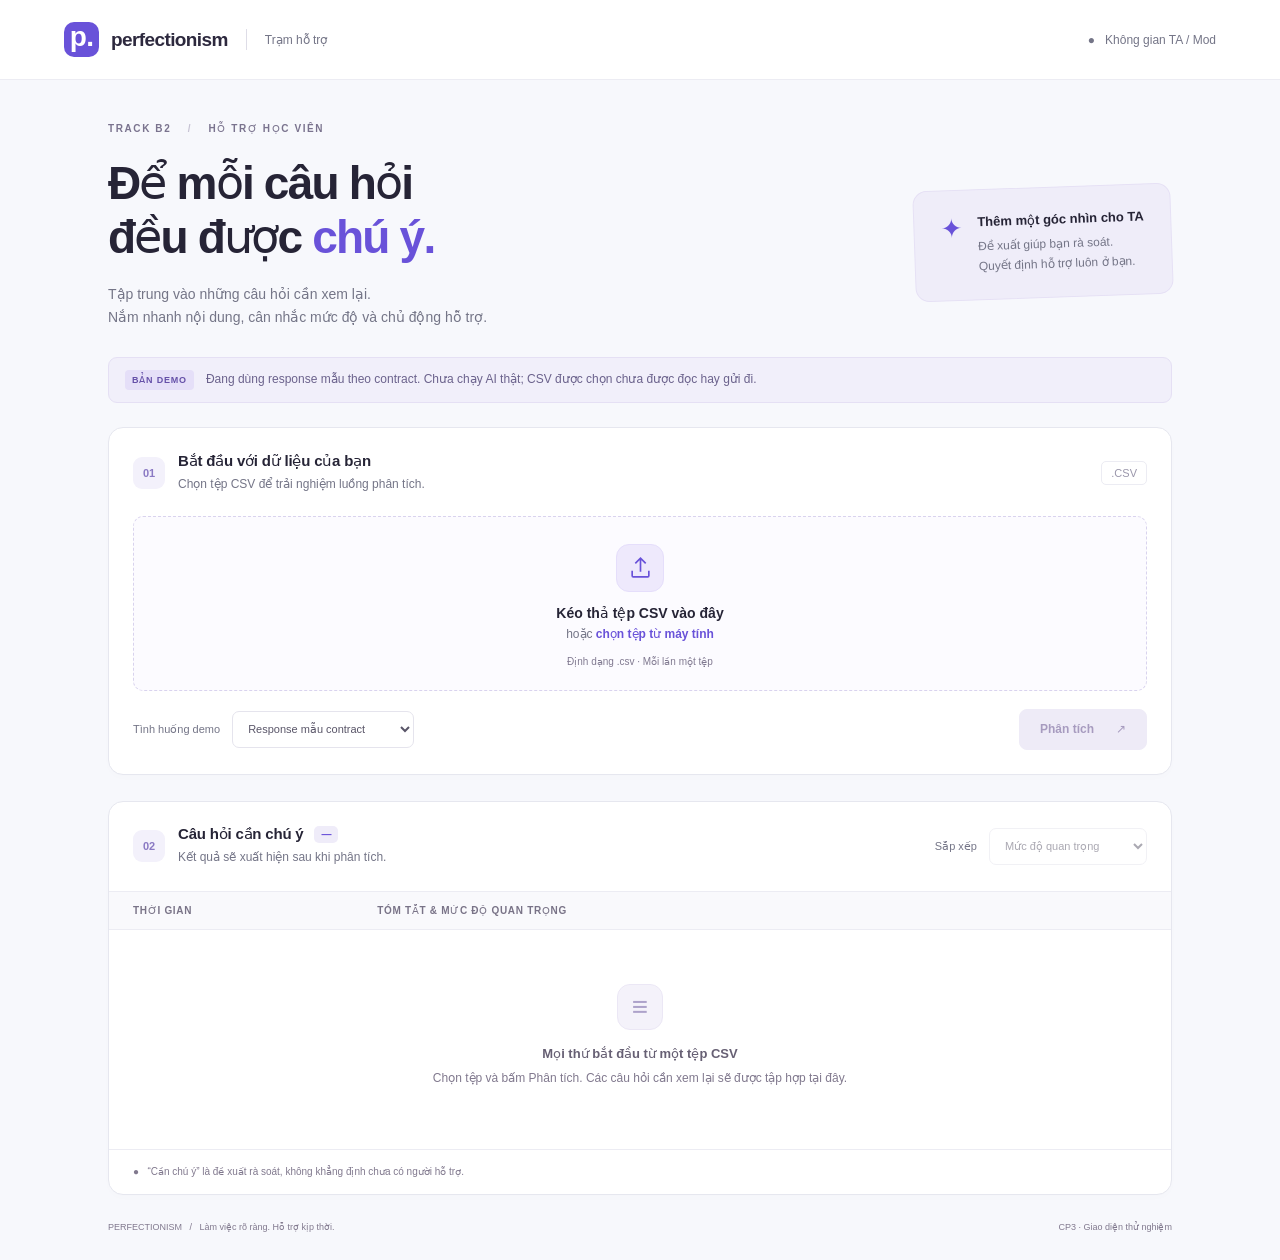
<file: team/bui-quoc-viet/ui/index.html>
﻿<!doctype html>
<html lang="vi">
<head>
<meta charset="utf-8"><meta name="viewport" content="width=device-width,initial-scale=1">
<title>Trạm hỗ trợ · Perfectionism</title>
<link rel="stylesheet" href="styles.css"><script src="app.js" defer></script>
</head>
<body>
<header><a class="brand" href="./index.html"><span class="logo">p.</span>perfectionism<span class="divider"></span><small>Trạm hỗ trợ</small></a><span class="workspace">● &nbsp; Không gian TA / Mod</span></header>
<main>
<div class="eyebrow">TRACK B2 <span>/</span> HỖ TRỢ HỌC VIÊN</div>
<section class="hero"><div><h1>Để mỗi câu hỏi<br>đều được <em>chú ý.</em></h1><p>Tập trung vào những câu hỏi cần xem lại.<br>Nắm nhanh nội dung, cân nhắc mức độ và chủ động hỗ trợ.</p></div><aside class="note"><span>✦</span><div><strong>Thêm một góc nhìn cho TA</strong><p>Đề xuất giúp bạn rà soát.<br>Quyết định hỗ trợ luôn ở bạn.</p></div></aside></section>
<aside class="demo"><b>BẢN DEMO</b><p>Đang dùng response mẫu theo contract. Chưa chạy AI thật; CSV được chọn chưa được đọc hay gửi đi.</p></aside>
<section class="card upload-card" aria-labelledby="upload-title">
<div class="heading"><span class="step">01</span><div><h2 id="upload-title">Bắt đầu với dữ liệu của bạn</h2><p>Chọn tệp CSV để trải nghiệm luồng phân tích.</p></div><span class="file-type">.CSV</span></div>
<label class="upload-zone" id="drop-zone" for="file"><input id="file" type="file" accept=".csv,text/csv" aria-describedby="file-help"><span class="upload-icon" aria-hidden="true"><svg width="25" height="25" viewBox="0 0 24 24" fill="none" stroke="currentColor" stroke-width="1.6"><path d="M12 16V3m-5 5 5-5 5 5M4 15v5a1 1 0 0 0 1 1h14a1 1 0 0 0 1-1v-5"/></svg></span><strong id="file-name">Kéo thả tệp CSV vào đây</strong><span id="file-help">hoặc <b>chọn tệp từ máy tính</b></span><small id="file-meta">Định dạng .csv · Mỗi lần một tệp</small></label>
<div class="actions"><label for="scenario">Tình huống demo<select id="scenario"><option value="contract">Response mẫu contract</option><option value="mixed">Thử sort & cần xác minh</option><option value="empty">Kết quả rỗng</option><option value="error">Lỗi phân tích</option></select></label><button id="run" class="primary" disabled><span id="run-label">Phân tích</span><span aria-hidden="true">↗</span></button></div>
</section>
<section class="card" id="results-panel" aria-labelledby="results-title" aria-busy="false">
<div class="toolbar"><div class="heading"><span class="step">02</span><div><h2 id="results-title">Câu hỏi cần chú ý <span id="result-count">—</span></h2><p id="count" role="status" aria-live="polite">Kết quả sẽ xuất hiện sau khi phân tích.</p></div></div><label for="sort">Sắp xếp<select id="sort" disabled><option value="priority">Mức độ quan trọng</option><option value="oldest">Thời gian: cũ nhất</option><option value="newest">Thời gian: mới nhất</option></select></label></div>
<table><thead><tr><th scope="col">Thời gian</th><th scope="col">Tóm tắt &amp; mức độ quan trọng</th></tr></thead><tbody id="rows"></tbody></table>
<div class="table-footer">● &nbsp; “Cần chú ý” là đề xuất rà soát, không khẳng định chưa có người hỗ trợ.</div>
</section>
<footer><span>PERFECTIONISM &nbsp; / &nbsp; Làm việc rõ ràng. Hỗ trợ kịp thời.</span><span>CP3 · Giao diện thử nghiệm</span></footer>
</main>
</body>
</html>
</file>
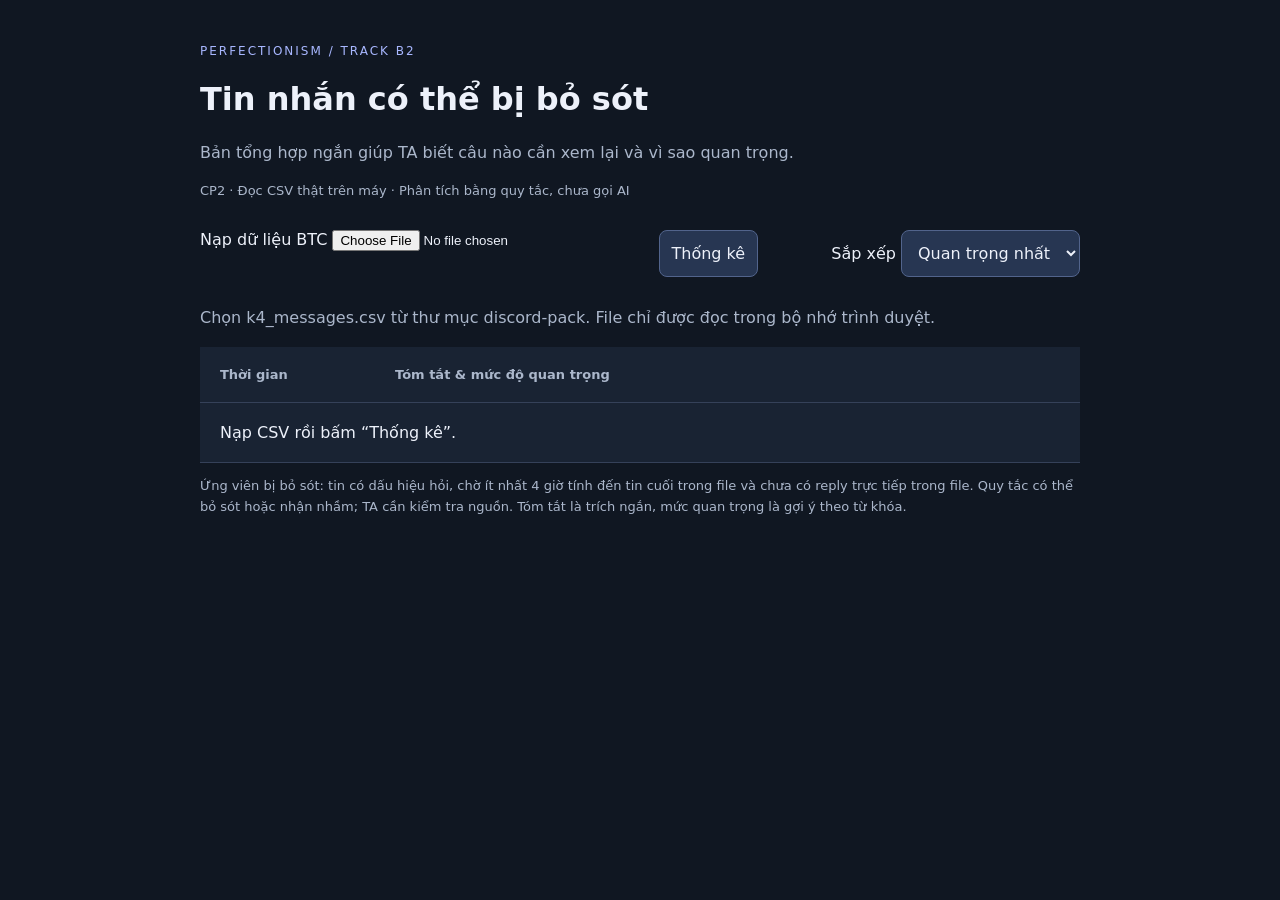
<file: codebase/demo_cp2_dashboard.html>
<!doctype html>
<html lang="vi">
<meta charset="utf-8"><meta name="viewport" content="width=device-width,initial-scale=1">
<title>PERFECTIONISM · Tin nhắn bị bỏ sót</title>
<style>
*{box-sizing:border-box}body{margin:0;background:#101722;color:#edf1fa;font:16px system-ui;padding:40px 18px}main{max-width:880px;margin:auto}h1{font-size:32px}p{color:#abb7cb;line-height:1.6}.brand{color:#a8b7ff;font-size:12px;letter-spacing:2px}.bar{display:flex;justify-content:space-between;gap:16px;flex-wrap:wrap;margin:28px 0}button,select{padding:12px;border:1px solid #52648c;border-radius:8px;background:#273652;color:inherit;font:inherit;cursor:pointer}button:hover{background:#3a4c73}table{width:100%;border-collapse:collapse;background:#192333}th,td{padding:20px;text-align:left;border-bottom:1px solid #354159;vertical-align:top}th{color:#abb7cb;font-size:13px}th:first-child{width:175px}.badge{display:inline-block;padding:4px 8px;border-radius:5px;font-size:12px;background:#354662;margin-bottom:10px}.high{background:#542e35;color:#ffc0b7}.medium{background:#51452d;color:#ffe0a3}.small{font-size:13px}summary{color:#a8b7ff;cursor:pointer;margin-top:12px}blockquote{margin:12px 0;padding:12px;border-left:2px solid #8296ed;color:#ccd5e7}button:focus-visible,select:focus-visible,summary:focus-visible{outline:2px solid #bbc6ff;outline-offset:4px}@media(max-width:540px){th,td{padding:12px}th:first-child{width:105px}h1{font-size:25px}}
</style>
<main>
<span class="brand">PERFECTIONISM / TRACK B2</span>
<h1>Tin nhắn có thể bị bỏ sót</h1>
<p>Bản tổng hợp ngắn giúp TA biết câu nào cần xem lại và vì sao quan trọng.</p>
<p class="small">CP2 · Đọc CSV thật trên máy · Phân tích bằng quy tắc, chưa gọi AI</p>
<div class="bar"><label>Nạp dữ liệu BTC <input id="file" type="file" accept=".csv,text/csv"></label><button id="run" disabled>Thống kê</button><label>Sắp xếp <select id="sort"><option value="priority">Quan trọng nhất</option><option value="oldest">Chờ lâu nhất</option><option value="newest">Mới nhất</option></select></label></div>
<p id="count" role="status" aria-live="polite">Chọn k4_messages.csv từ thư mục discord-pack. File chỉ được đọc trong bộ nhớ trình duyệt.</p>
<table><thead><tr><th scope="col">Thời gian</th><th scope="col">Tóm tắt &amp; mức độ quan trọng</th></tr></thead>
<tbody id="rows"><tr><td colspan="2">Nạp CSV rồi bấm “Thống kê”.</td></tr></tbody></table>
<p class="small">Ứng viên bị bỏ sót: tin có dấu hiệu hỏi, chờ ít nhất 4 giờ tính đến tin cuối trong file và chưa có reply trực tiếp trong file. Quy tắc có thể bỏ sót hoặc nhận nhầm; TA cần kiểm tra nguồn. Tóm tắt là trích ngắn, mức quan trọng là gợi ý theo từ khóa.</p>
</main>
<script>
let SNAPSHOT=0;
let messages=[];
function parseCSV(text){
 const rows=[];let row=[],field='',quoted=false;
 text=text.replace(/^\uFEFF/,'');
 for(let i=0;i<text.length;i++){
 const c=text[i];
 if(c==='"'){if(quoted&&text[i+1]==='"'){field+='"';i++;}else quoted=!quoted;}
 else if(c===','&&!quoted){row.push(field);field='';}
 else if((c==='\n'||c==='\r')&&!quoted){if(c==='\r'&&text[i+1]==='\n')i++;row.push(field);if(row.some(x=>x!==''))rows.push(row);row=[];field='';}
 else field+=c;
 }
 if(quoted)throw Error('CSV có dấu ngoặc kép chưa đóng.');
 if(field||row.length){row.push(field);rows.push(row);}
 const headers=rows.shift()||[];
 for(const h of ['msg_id','content','created_at_vn','is_bot','reply_to','guild','channel'])if(!headers.includes(h))throw Error('Thiếu cột '+h);
 return rows.map(r=>Object.fromEntries(headers.map((h,i)=>[h,r[i]||''])));
}
function prepare(records){
 return records.map(r=>{
 const text=r.content;
 const rank=/deadline|hạn nộp|khẩn|gấp/i.test(text)?3:/lỗi|không.*được|kẹt|không thể/i.test(text)?2:1;
 return {id:r.msg_id,guild:r.guild,channel:r.channel,time:r.created_at_vn.replace(' ','T')+':00+07:00',text,replyTo:r.reply_to,
 question:r.is_bot.toLowerCase()!=='true'&&/\?|cho.*hỏi|làm sao|thế nào|ở đâu|khi nào|bao giờ|không.*được|xin.*hỗ trợ/i.test(text),
 rank,label:['','Thấp','Vừa','Cao'][rank],style:['','low','medium','high'][rank],
 summary:text.replace(/\s+/g,' ').slice(0,160)+(text.replace(/\s+/g,' ').length>160?'…':''),
 reason:rank===3?'Có từ khóa thời hạn/khẩn cấp; cần xác minh mức độ quan trọng.':rank===2?'Có dấu hiệu lỗi hoặc bị chặn; cần kiểm tra ngữ cảnh.':'Chưa phát hiện từ khóa khẩn cấp; TA cần kiểm tra.'};
 }).filter(m=>Number.isFinite(Date.parse(m.time)));
}
document.getElementById('file').addEventListener('change',async event=>{
 const file=event.target.files[0];if(!file)return;
 document.getElementById('run').disabled=true;results=[];messages=[];render();
 try{
 messages=prepare(parseCSV(await file.text()));
 if(!messages.length)throw Error('Không có tin nhắn hợp lệ.');
 SNAPSHOT=Math.max(...messages.map(m=>Date.parse(m.time)));
 document.getElementById('count').textContent='Đã đọc '+messages.length+' tin. Bấm Thống kê để xem kết quả.';
 document.getElementById('run').disabled=false;
 }catch(error){document.getElementById('count').textContent='Không đọc được file: '+error.message;}
});
let results=null;
function findMissed(data){return data.filter(m=>m.question&&SNAPSHOT-Date.parse(m.time)>=4*3600000&&!data.some(r=>r.replyTo===m.id&&r.guild===m.guild));}
function element(tag,text,className){const el=document.createElement(tag);el.textContent=text;if(className)el.className=className;return el;}
function render(){
 if(results===null)return;
 const order=document.getElementById('sort').value;
 const sorted=[...results].sort((a,b)=>order==='priority'?b.rank-a.rank||Date.parse(a.time)-Date.parse(b.time):order==='oldest'?Date.parse(a.time)-Date.parse(b.time):Date.parse(b.time)-Date.parse(a.time));
 const body=document.getElementById('rows');body.replaceChildren();
 if(!sorted.length){const row=element('tr',''),cell=element('td','Không thấy câu hỏi phù hợp trong dữ liệu đang xét.');cell.colSpan=2;row.append(cell);body.append(row);}
 for(const item of sorted){
 const row=element('tr',''),when=element('td',''),detail=element('td','');
 const time=element('time',new Date(item.time).toLocaleTimeString('vi-VN',{timeZone:'Asia/Ho_Chi_Minh',hour:'2-digit',minute:'2-digit'}));time.dateTime=item.time;
 when.append(time,element('p',new Date(item.time).toLocaleDateString('vi-VN',{timeZone:'Asia/Ho_Chi_Minh'})+' · Chờ '+((SNAPSHOT-Date.parse(item.time))/3600000).toLocaleString('vi-VN')+' giờ','small'));
 const source=element('p','Nguồn: CSV đã nạp · '+item.guild+' / '+item.channel+' · '+item.id,'small');
 detail.append(element('span','Quan trọng: '+item.label,'badge '+item.style),element('div',item.summary),element('p',item.reason,'small'),source);
 row.append(when,detail);body.append(row);
 }
}
document.getElementById('run').addEventListener('click',()=>{
 results=findMissed(messages);render();
 document.getElementById('count').textContent=results.length+' câu hỏi có thể bị bỏ sót / '+messages.length+' tin trong CSV · Chờ từ 4 giờ · Mốc '+new Date(SNAPSHOT).toLocaleString('vi-VN',{timeZone:'Asia/Ho_Chi_Minh'});
 document.getElementById('run').textContent='Thống kê lại';
});
document.getElementById('sort').addEventListener('change',render);
</script>
</html>
</file>
<file: team/bui-quoc-viet/ui/styles.css>
﻿:root{font-family:Inter,"Segoe UI",Arial,sans-serif;color:#262436;background:#f7f8fc;font-synthesis:none;--purple:#6952d9;--muted:#747587;--line:#ececf3}*{box-sizing:border-box}body{margin:0}button,input,select{font:inherit}button,select{cursor:pointer}button:disabled,select:disabled{cursor:default;opacity:.5}button:focus-visible,select:focus-visible,a:focus-visible{outline:3px solid #ad9df4;outline-offset:4px}
header{height:80px;padding:0 5%;display:flex;justify-content:space-between;align-items:center;background:#fff;border-bottom:1px solid var(--line)}.brand{display:flex;align-items:center;gap:12px;color:#2d293e;text-decoration:none;font-size:19px;font-weight:750;letter-spacing:-.6px}.logo{background:var(--purple);color:white;width:35px;height:35px;border-radius:10px;text-align:center;font-size:28px;line-height:30px}.divider{height:21px;border-left:1px solid #dedde7;margin:0 6px}.brand small,.workspace{font-size:12px;font-weight:500;letter-spacing:0;color:var(--muted)}main{max-width:1120px;margin:0 auto;padding:43px 28px 26px}.eyebrow{font-size:10px;font-weight:750;letter-spacing:1.6px;color:#7a738e}.eyebrow span{color:#c6c2d3;margin:0 12px}.hero{display:flex;align-items:center;justify-content:space-between;gap:32px;margin:22px 0 28px}h1{font-size:46px;line-height:1.18;letter-spacing:-1.8px;font-weight:730;margin:0 0 18px}h1 em{color:var(--purple);font-style:normal}p{line-height:1.65}.hero p{font-size:14px;color:var(--muted);margin:0}.note{display:flex;align-items:flex-start;gap:15px;padding:22px 26px;background:#efedf9;border:1px solid #e6e1f5;border-radius:14px;transform:rotate(-2deg)}.note strong{font-size:13px;font-weight:650}.note p{font-size:12px;margin-top:7px}.note>span{font-size:26px;color:var(--purple)}
.demo{display:flex;gap:12px;align-items:center;border:1px solid #e5e0f4;border-radius:9px;padding:12px 16px;background:#f1effa;margin-bottom:24px}.demo p{margin:0;font-size:12px;color:#6b628c}.demo>b{white-space:nowrap;font-size:9px;letter-spacing:.8px;background:#e5dff8;color:#6550a8;border-radius:4px;padding:5px 7px}.card{background:#fff;border:1px solid #e6e7ef;border-radius:15px;overflow:hidden;box-shadow:0 3px 7px #24203803}.upload-card{padding:24px;margin-bottom:26px;overflow:visible}.heading{display:flex;gap:13px;align-items:center}.step{display:grid;place-items:center;width:32px;height:32px;border-radius:9px;background:#f3f1fb;color:#8a79c3;font-size:11px;font-weight:700;flex-shrink:0}h2{font-size:15px;margin:0;font-weight:650;letter-spacing:-.2px}.heading p{font-size:12px;color:var(--muted);margin:5px 0 0}.file-type{margin-left:auto;color:#9a96ab;font-size:11px;border:1px solid var(--line);padding:5px 9px;border-radius:5px}
.upload-zone{position:relative;display:flex;flex-direction:column;align-items:center;text-align:center;border:1.5px dashed #d9d3ee;border-radius:10px;background:#fcfbff;padding:27px 18px 23px;margin-top:21px;cursor:pointer;transition:background .2s,border-color .2s}.upload-zone:hover,.upload-zone.dragging{background:#f2eefd;border-color:var(--purple)}.upload-zone:focus-within{outline:3px solid #ad9df4;outline-offset:3px}.upload-zone input{position:absolute;width:100%;height:100%;inset:0;opacity:0;cursor:pointer}.upload-zone:has(input:disabled){opacity:.55}.upload-zone input:disabled{cursor:wait}.upload-icon{display:grid;place-items:center;background:#eee9fc;color:var(--purple);width:48px;height:48px;border:1px solid #e5defb;border-radius:13px;margin-bottom:13px}.upload-zone strong{font-size:14px;font-weight:600;max-width:100%;overflow-wrap:anywhere}.upload-zone>span:not(.upload-icon){font-size:12px;color:var(--muted);margin-top:6px}.upload-zone b{color:var(--purple);font-weight:600}.upload-zone small{font-size:10px;margin-top:15px;color:#817a91}.actions{display:flex;align-items:center;justify-content:space-between;gap:20px;margin-top:18px}.actions label,.toolbar label{display:flex;align-items:center;gap:12px;font-size:11px;color:var(--muted)}select{border:1px solid #e5e4ed;background:#fff;border-radius:7px;padding:9px 28px 9px 11px;color:#595568;font-size:11px;min-height:37px;max-width:100%}.primary{display:flex;justify-content:center;align-items:center;gap:22px;background:var(--purple);border:1px solid var(--purple);border-radius:8px;color:#fff;padding:11px 20px;font-size:12px;font-weight:600;min-height:41px;box-shadow:0 3px 6px #6952d920}.primary:hover:not(:disabled){background:#5942c6}.primary:disabled{opacity:1;background:#eeebf7;border-color:#eeebf7;color:#a79bbf;box-shadow:none}
.toolbar{display:flex;align-items:center;justify-content:space-between;gap:20px;padding:23px 24px}#result-count{display:inline-block;vertical-align:middle;background:#efecf9;color:var(--purple);font-size:10px;padding:3px 7px;border-radius:5px;margin-left:7px}.toolbar label{flex-shrink:0}table{border-collapse:collapse;width:100%;table-layout:fixed}th{text-align:left;background:#f9f9fc;border-top:1px solid var(--line);border-bottom:1px solid var(--line);padding:13px 24px;font-size:10px;font-weight:650;color:#797387;text-transform:uppercase;letter-spacing:.7px}th:first-child{width:23%}td{padding:23px 24px;vertical-align:top;border-bottom:1px solid var(--line);overflow-wrap:anywhere}tbody tr:last-child td{border-bottom:0}time{font-size:18px;font-weight:650;font-variant-numeric:tabular-nums}.date,.waiting{font-size:11px;color:var(--muted);margin-top:5px}.waiting{color:#87719f;margin-top:10px}.badge{display:inline-block;font-size:10px;padding:4px 8px;border-radius:5px;background:#f0f0f4;color:#737082;margin:0 6px 10px 0;font-weight:600}.high{background:#fff0ed;color:#ba544a}.medium{background:#fff6df;color:#916b1e}.low{background:#eaf6f0;color:#398165}.uncertain{background:#f0eafa;color:#8054ae}.summary{font-size:13px;line-height:1.6;font-weight:600}.reason{font-size:12px;color:var(--muted);margin:7px 0}.source{font-size:10px;color:#817a90;line-height:1.7;margin-top:11px}.empty-state{text-align:center;padding:31px 0 37px}.state-icon{display:grid;place-items:center;width:46px;height:46px;margin:0 auto 16px;background:#f4f2fa;border:1px solid #ebe7f5;border-radius:13px;font-size:28px;color:#ada2ca}.empty-state h3{font-size:13px;font-weight:600;margin:0 0 8px;color:#676074}.empty-state p{font-size:12px;color:#81798e;margin:0}.empty-state .primary{margin:18px auto 0}.error h3,.error p{color:#ad4a48}.error .state-icon{color:#bd6057;background:#fff1ef;border-color:#f8ded9}.spinner{border:2px solid #e3dcf5;border-top-color:var(--purple);border-radius:50%;width:28px;height:28px;animation:spin .85s linear infinite}@keyframes spin{to{transform:rotate(360deg)}}.table-footer{padding:14px 24px;border-top:1px solid var(--line);font-size:10px;line-height:1.6;color:#81798e}footer{display:flex;justify-content:space-between;gap:16px;font-size:9px;color:#81798e;margin-top:25px;line-height:1.6}
@media(max-width:700px){header{height:65px;padding:0 20px}.workspace,.divider,.brand small{display:none}main{padding:28px 16px 22px}.hero{margin:20px 0 25px}h1{font-size:37px}.note{display:none}.demo{align-items:flex-start;padding:12px;gap:9px}.demo p{font-size:11px}.upload-card{padding:18px}.actions{align-items:stretch;flex-direction:column;gap:14px}.actions label{justify-content:space-between;flex-wrap:wrap}.toolbar{padding:19px 16px;flex-direction:column;align-items:stretch;gap:16px}.toolbar label{justify-content:space-between}th,td{padding:16px 12px}th{font-size:9px;letter-spacing:.3px}th:first-child{width:29%}time{font-size:16px}.date,.waiting{font-size:10px}.summary{font-size:12px}.table-footer{padding:13px 16px}.empty-state{padding:25px 4px}.empty-state h3{font-size:12px}footer{flex-direction:column;gap:5px}.file-type{display:none}}@media(prefers-reduced-motion:reduce){*,*::before,*::after{animation:none!important;transition:none!important}}
</file>
